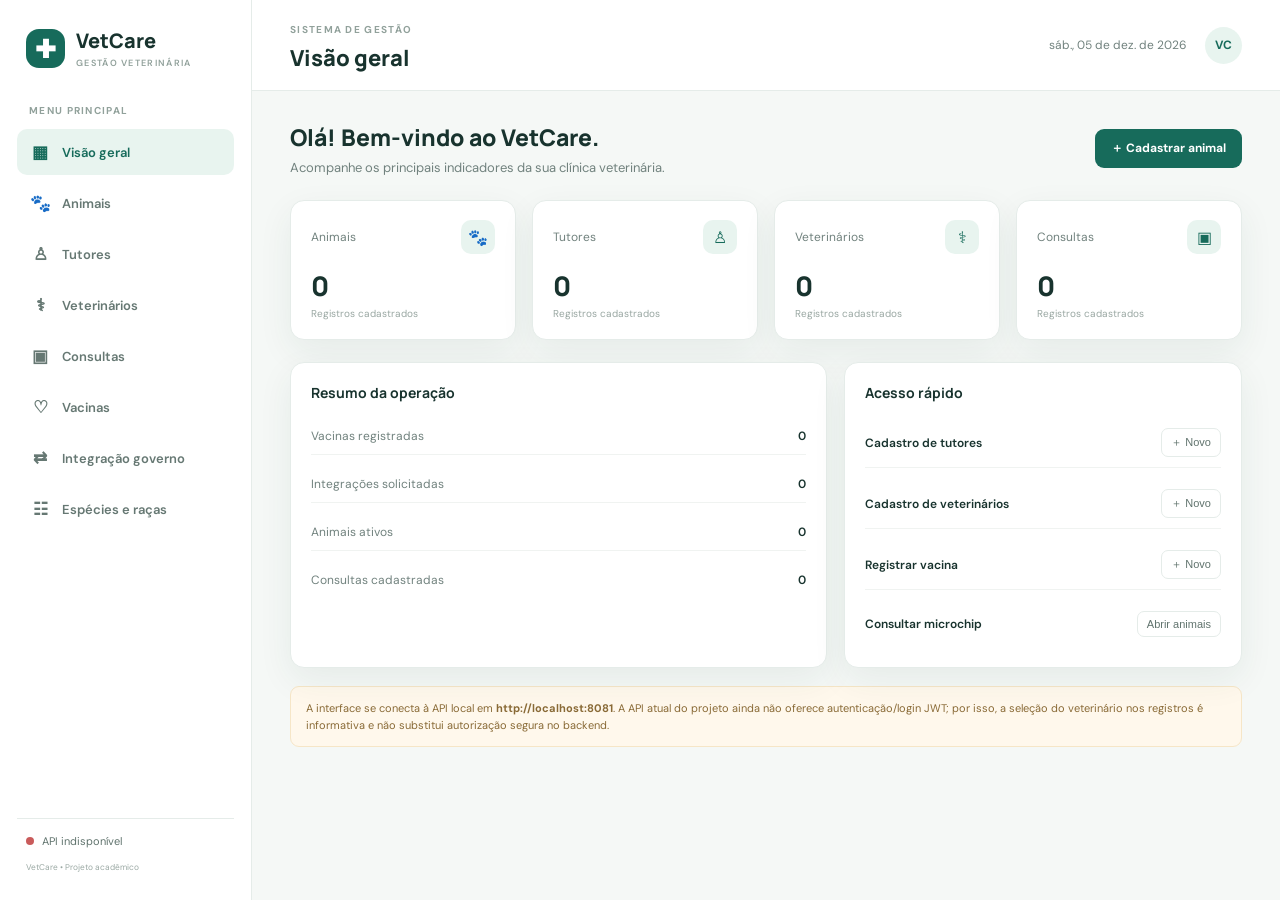
<file: front end/VetCare-Sistema/index.html>
<!DOCTYPE html>
<html lang="pt-BR">
<head>
  <meta charset="UTF-8"><meta name="viewport" content="width=device-width, initial-scale=1.0">
  <meta name="theme-color" content="#176b5b"><title>VetCare | Gestão Veterinária</title>
  <link rel="preconnect" href="https://fonts.googleapis.com"><link rel="preconnect" href="https://fonts.gstatic.com" crossorigin>
  <link href="https://fonts.googleapis.com/css2?family=DM+Sans:wght@400;500;600;700&family=Manrope:wght@500;600;700;800&display=swap" rel="stylesheet">
  <link rel="stylesheet" href="styles.css">
</head>
<body>
<div class="app-shell">
  <aside class="sidebar" id="sidebar">
    <a class="brand" href="#inicio"><span class="brand-mark">✚</span><span>VetCare<small>GESTÃO VETERINÁRIA</small></span></a>
    <div class="side-label">MENU PRINCIPAL</div>
    <nav id="navigation">
      <button class="nav-item active" data-page="inicio"><span>▦</span> Visão geral</button>
      <button class="nav-item" data-page="animais"><span>🐾</span> Animais</button>
      <button class="nav-item" data-page="tutores"><span>♙</span> Tutores</button>
      <button class="nav-item" data-page="veterinarios"><span>⚕</span> Veterinários</button>
      <button class="nav-item" data-page="consultas"><span>▣</span> Consultas</button>
      <button class="nav-item" data-page="vacinas"><span>♡</span> Vacinas</button>
      <button class="nav-item" data-page="integracoes"><span>⇄</span> Integração governo</button>
      <button class="nav-item" data-page="cadastros"><span>☷</span> Espécies e raças</button>
    </nav>
    <div class="sidebar-bottom"><div class="api-indicator"><i id="apiDot"></i><span id="apiStatus">Verificando API...</span></div><small>VetCare • Projeto acadêmico</small></div>
  </aside>
  <main class="main-area">
    <header class="topbar"><button class="mobile-menu" id="mobileMenu">☰</button><div><span class="eyebrow">SISTEMA DE GESTÃO</span><h1 id="pageTitle">Visão geral</h1></div><div class="top-actions"><span class="today" id="todayLabel"></span><div class="avatar">VC</div></div></header>
    <section class="content" id="pageContent"><div class="loading">Carregando dados...</div></section>
  </main>
</div>
<div class="toast-region" id="toastRegion" aria-live="polite"></div>
<dialog id="formDialog" class="modal"><form id="entityForm" method="dialog"><div class="modal-head"><div><span class="eyebrow" id="modalEyebrow">CADASTRO</span><h2 id="modalTitle">Novo registro</h2></div><button type="button" class="icon-button" id="closeModal">✕</button></div><div id="modalFields" class="form-grid"></div><div class="modal-actions"><button type="button" class="btn btn-light" id="cancelModal">Cancelar</button><button type="submit" class="btn btn-primary" id="saveButton">Salvar registro</button></div></form></dialog>
<dialog id="historyDialog" class="modal"><div class="modal-head"><div><span class="eyebrow">RASTREABILIDADE</span><h2>Histórico de microchip</h2></div><button class="icon-button" id="closeHistory">✕</button></div><div id="historyContent"></div></dialog>
<script src="app.js"></script>
</body></html>
</file>
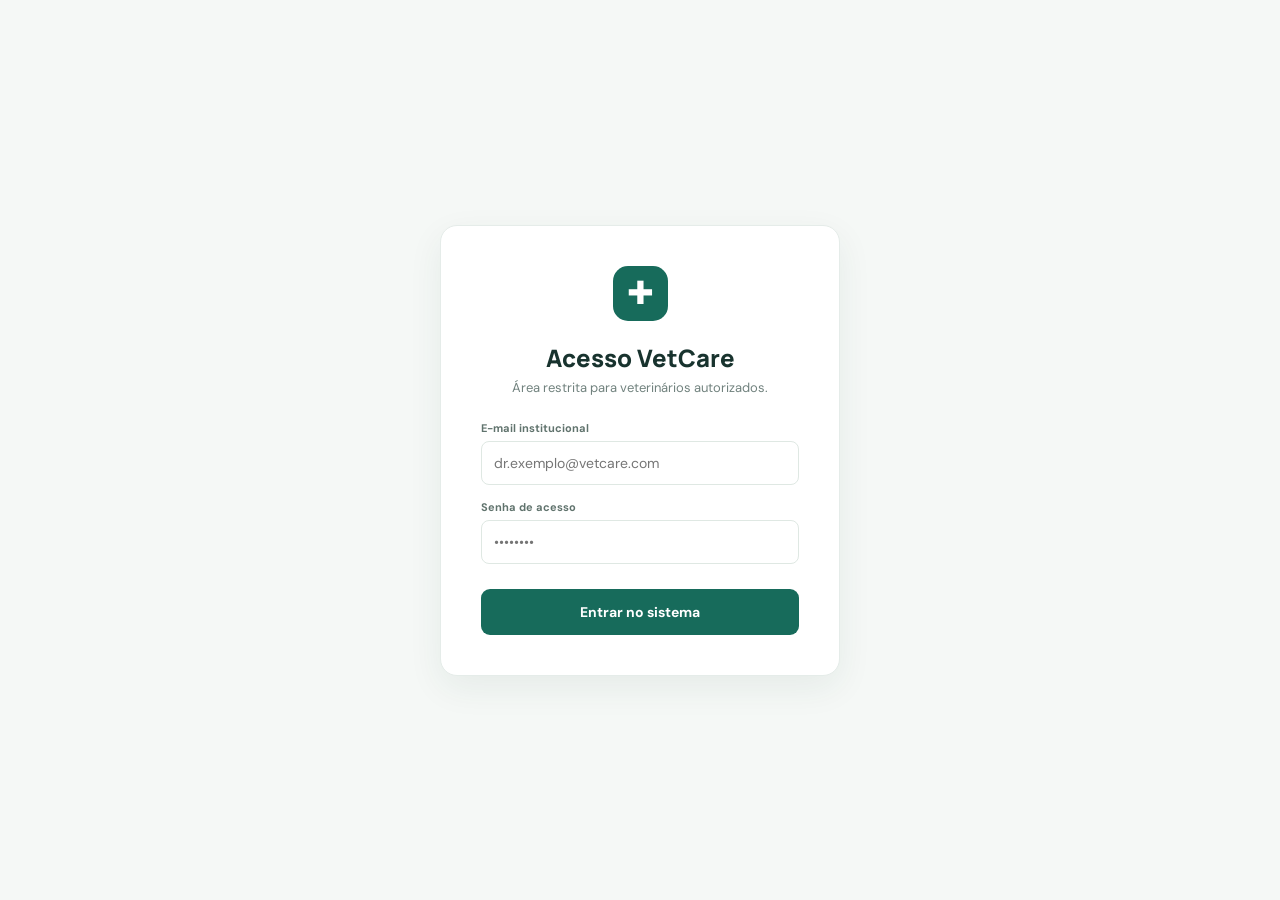
<file: front end/login.html>
<!DOCTYPE html>
<html lang="pt-BR">
<head>
  <meta charset="UTF-8">
  <meta name="viewport" content="width=device-width, initial-scale=1.0">
  <title>Login | VetCare</title>
  <link rel="preconnect" href="https://fonts.googleapis.com">
  <link rel="preconnect" href="https://fonts.gstatic.com" crossorigin>
  <link href="https://fonts.googleapis.com/css2?family=DM+Sans:wght@400;500;600;700&family=Manrope:wght@500;600;700;800&display=swap" rel="stylesheet">
  <style>
    :root {
      --green: #176b5b; --green2: #218675; --mint: #e8f4ef; --ink: #18332e;
      --line: #e5ece9; --bg: #f5f8f6; --shadow: 0 12px 35px rgba(29,69,58,.07);
    }
    * { box-sizing: border-box; }
    body {
      margin: 0; background: var(--bg); color: var(--ink);
      font-family: 'DM Sans', sans-serif;
      display: grid; place-items: center; min-height: 100vh;
    }
    .login-card {
      background: #fff; border: 1px solid var(--line);
      border-radius: 17px; padding: 40px; width: min(400px, calc(100% - 40px));
      box-shadow: var(--shadow); text-align: center;
    }
    .brand-mark {
      width: 55px; height: 55px; border-radius: 15px; background: var(--green);
      color: white; display: inline-grid; place-items: center; font-size: 32px;
      margin-bottom: 20px;
    }
    h1 { font: 800 24px Manrope; margin: 0 0 5px; }
    p { color: #71827e; font-size: 13px; margin: 0 0 25px; }
    
    .field { display: flex; flex-direction: column; gap: 6px; text-align: left; margin-bottom: 15px; }
    .field label { font-size: 11px; font-weight: 700; color: #60736d; }
    .field input {
      padding: 12px; border: 1px solid #dfe8e3; border-radius: 8px;
      background: #fff; font: 14px 'DM Sans'; color: var(--ink); outline: none;
    }
    .field input:focus { border-color: #74ad9e; box-shadow: 0 0 0 3px #e8f4ef; }
    
    .btn {
      width: 100%; border: 0; border-radius: 9px; padding: 14px;
      font: 700 14px 'DM Sans'; cursor: pointer; background: var(--green);
      color: white; margin-top: 10px; transition: 0.2s;
    }
    .btn:hover { background: #105849; transform: translateY(-1px); }
    .btn:disabled { background: #a9c9be; cursor: not-allowed; }
    
    .error-msg {
      color: #c95b5b; background: #fff0ef; padding: 10px; border-radius: 8px;
      font-size: 12px; font-weight: 600; margin-bottom: 15px; display: none;
    }
  </style>
</head>
<body>

  <div class="login-card">
    <div class="brand-mark">✚</div>
    <h1>Acesso VetCare</h1>
    <p>Área restrita para veterinários autorizados.</p>

    <div id="errorBox" class="error-msg"></div>

    <form id="loginForm">
      <div class="field">
        <label>E-mail institucional</label>
        <input type="email" id="email" required placeholder="dr.exemplo@vetcare.com">
      </div>
      <div class="field">
        <label>Senha de acesso</label>
        <input type="password" id="senha" required placeholder="••••••••">
      </div>
      <button type="submit" class="btn" id="loginBtn">Entrar no sistema</button>
    </form>
  </div>

  <script>
    const API_BASE = 'http://localhost:8081'; // Sua porta atual da Clínica

    document.getElementById('loginForm').addEventListener('submit', async (e) => {
      e.preventDefault();
      
      const email = document.getElementById('email').value;
      const senha = document.getElementById('senha').value;
      const btn = document.getElementById('loginBtn');
      const errorBox = document.getElementById('errorBox');
      
      btn.disabled = true;
      btn.textContent = 'Autenticando...';
      errorBox.style.display = 'none';

      try {
        const response = await fetch(`${API_BASE}/api/auth/login`, {
          method: 'POST',
          headers: { 'Content-Type': 'application/json' },
          body: JSON.stringify({ email, senha })
        });

        if (!response.ok) {
          throw new Error('E-mail ou senha incorretos, ou veterinário inativo.');
        }

        const data = await response.json();
        
        localStorage.setItem('vetcare_user', JSON.stringify(data));

        window.location.href = 'index.html';
        
      } catch (err) {
        errorBox.textContent = err.message;
        errorBox.style.display = 'block';
      } finally {
        btn.disabled = false;
        btn.textContent = 'Entrar no sistema';
      }
    });
  </script>
</body>
</html>
</file>
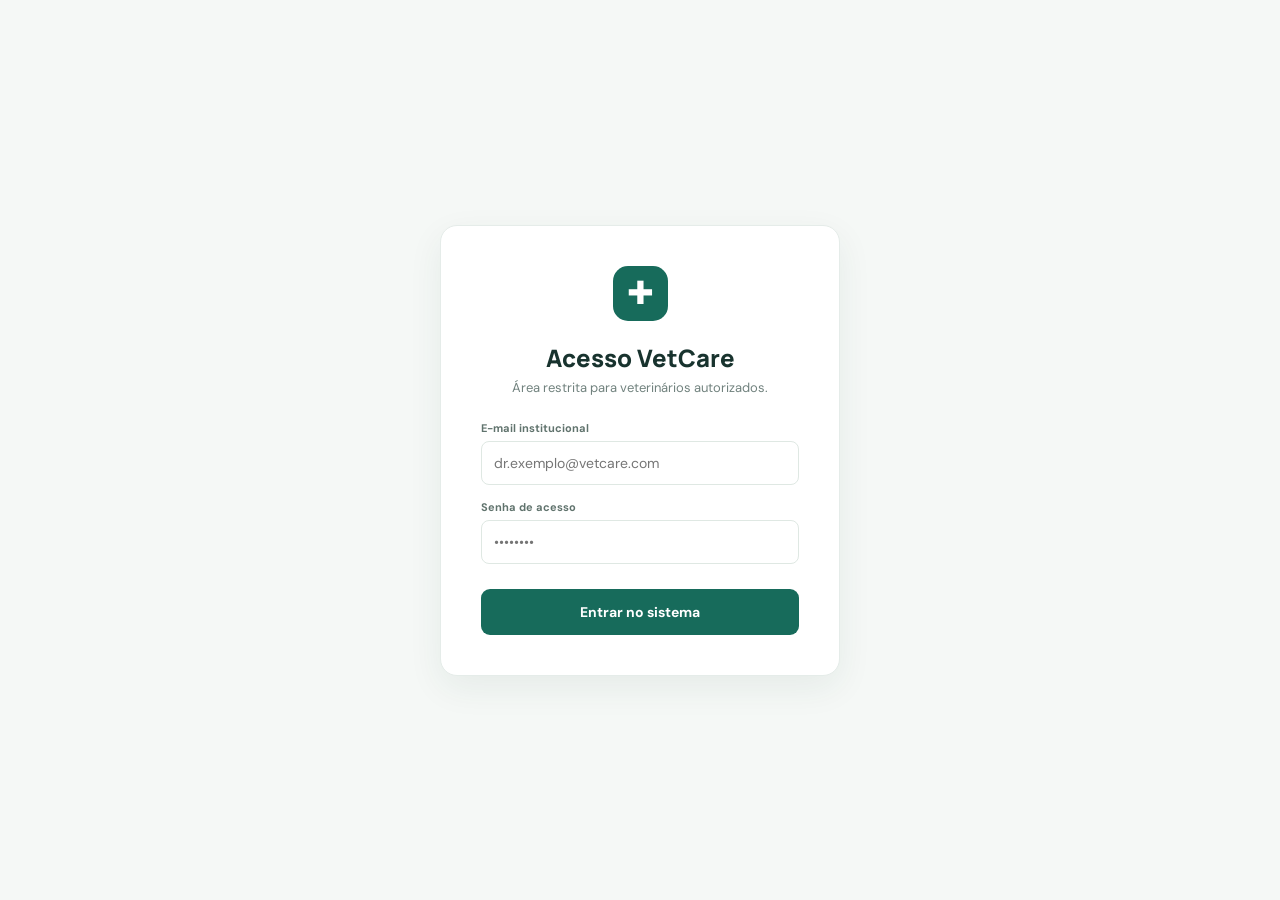
<file: front end/VetCare-Sistema/login.html>
<!DOCTYPE html>
<html lang="pt-BR">
<head>
  <meta charset="UTF-8">
  <meta name="viewport" content="width=device-width, initial-scale=1.0">
  <title>Login | VetCare</title>
  <link rel="preconnect" href="https://fonts.googleapis.com">
  <link rel="preconnect" href="https://fonts.gstatic.com" crossorigin>
  <link href="https://fonts.googleapis.com/css2?family=DM+Sans:wght@400;500;600;700&family=Manrope:wght@500;600;700;800&display=swap" rel="stylesheet">
  <style>
    :root {
      --green: #176b5b; --green2: #218675; --mint: #e8f4ef; --ink: #18332e;
      --line: #e5ece9; --bg: #f5f8f6; --shadow: 0 12px 35px rgba(29,69,58,.07);
    }
    * { box-sizing: border-box; }
    body {
      margin: 0; background: var(--bg); color: var(--ink);
      font-family: 'DM Sans', sans-serif;
      display: grid; place-items: center; min-height: 100vh;
    }
    .login-card {
      background: #fff; border: 1px solid var(--line);
      border-radius: 17px; padding: 40px; width: min(400px, calc(100% - 40px));
      box-shadow: var(--shadow); text-align: center;
    }
    .brand-mark {
      width: 55px; height: 55px; border-radius: 15px; background: var(--green);
      color: white; display: inline-grid; place-items: center; font-size: 32px;
      margin-bottom: 20px;
    }
    h1 { font: 800 24px Manrope; margin: 0 0 5px; }
    p { color: #71827e; font-size: 13px; margin: 0 0 25px; }
    
    .field { display: flex; flex-direction: column; gap: 6px; text-align: left; margin-bottom: 15px; }
    .field label { font-size: 11px; font-weight: 700; color: #60736d; }
    .field input {
      padding: 12px; border: 1px solid #dfe8e3; border-radius: 8px;
      background: #fff; font: 14px 'DM Sans'; color: var(--ink); outline: none;
    }
    .field input:focus { border-color: #74ad9e; box-shadow: 0 0 0 3px #e8f4ef; }
    
    .btn {
      width: 100%; border: 0; border-radius: 9px; padding: 14px;
      font: 700 14px 'DM Sans'; cursor: pointer; background: var(--green);
      color: white; margin-top: 10px; transition: 0.2s;
    }
    .btn:hover { background: #105849; transform: translateY(-1px); }
    .btn:disabled { background: #a9c9be; cursor: not-allowed; }
    
    .error-msg {
      color: #c95b5b; background: #fff0ef; padding: 10px; border-radius: 8px;
      font-size: 12px; font-weight: 600; margin-bottom: 15px; display: none;
    }
  </style>
</head>
<body>

  <div class="login-card">
    <div class="brand-mark">✚</div>
    <h1>Acesso VetCare</h1>
    <p>Área restrita para veterinários autorizados.</p>

    <div id="errorBox" class="error-msg"></div>

    <form id="loginForm">
      <div class="field">
        <label>E-mail institucional</label>
        <input type="email" id="email" required placeholder="dr.exemplo@vetcare.com">
      </div>
      <div class="field">
        <label>Senha de acesso</label>
        <input type="password" id="senha" required placeholder="••••••••">
      </div>
      <button type="submit" class="btn" id="loginBtn">Entrar no sistema</button>
    </form>
  </div>

  <script>
    const API_BASE = 'http://localhost:8081';

    document.getElementById('loginForm').addEventListener('submit', async (e) => {
      e.preventDefault();
      
      const email = document.getElementById('email').value;
      const senha = document.getElementById('senha').value;
      const btn = document.getElementById('loginBtn');
      const errorBox = document.getElementById('errorBox');
      
      btn.disabled = true;
      btn.textContent = 'Autenticando...';
      errorBox.style.display = 'none';

      try {
        const response = await fetch(`${API_BASE}/api/veterinarios/login`, {
          method: 'POST',
          headers: { 'Content-Type': 'application/json' },
          body: JSON.stringify({ email, senha })
        });

        if (!response.ok) {
          throw new Error('E-mail ou senha incorretos, ou veterinário inativo.');
        }

        const data = await response.json();
        
        localStorage.setItem('vetcare_user', JSON.stringify(data));

        window.location.href = 'index.html';
        
      } catch (err) {
        errorBox.textContent = err.message;
        errorBox.style.display = 'block';
      } finally {
        btn.disabled = false;
        btn.textContent = 'Entrar no sistema';
      }
    });
  </script>
</body>
</html>
</file>
<file: front end/VetCare-Sistema/styles.css>
:root{--green:#176b5b;--green2:#218675;--mint:#e8f4ef;--ink:#18332e;--muted:#71827e;--line:#e5ece9;--bg:#f5f8f6;--white:#fff;--orange:#e5a34b;--red:#c95b5b;--shadow:0 12px 35px rgba(29,69,58,.07)}*{box-sizing:border-box}body{margin:0;background:var(--bg);color:var(--ink);font-family:'DM Sans',sans-serif}.app-shell{min-height:100vh}.sidebar{width:252px;background:#fff;border-right:1px solid var(--line);position:fixed;inset:0 auto 0 0;padding:27px 17px;display:flex;flex-direction:column;z-index:5}.brand{display:flex;align-items:center;gap:11px;padding:0 9px 35px;text-decoration:none;color:var(--ink);font:800 20px Manrope,sans-serif}.brand-mark{width:39px;height:39px;border-radius:13px;background:var(--green);color:white;display:grid;place-items:center;font-size:25px}.brand small{display:block;font:600 9px 'DM Sans';letter-spacing:1.3px;color:#91a19b;margin-top:3px}.side-label,.eyebrow{font-size:10px;font-weight:700;letter-spacing:1.3px;color:#91a19b}.side-label{padding:0 12px 12px}.sidebar nav{display:grid;gap:5px}.nav-item{border:0;background:transparent;text-align:left;padding:12px 13px;border-radius:10px;color:#667873;font:600 13px 'DM Sans';cursor:pointer;display:flex;gap:12px;align-items:center}.nav-item span{font-size:17px;width:20px;text-align:center}.nav-item:hover,.nav-item.active{background:var(--mint);color:var(--green)}.sidebar-bottom{margin-top:auto;padding:15px 9px 0;border-top:1px solid var(--line);color:#9aa8a3;font-size:10px}.api-indicator{display:flex;align-items:center;gap:8px;color:#60736d;font-size:11px;margin-bottom:12px}.api-indicator i{width:8px;height:8px;border-radius:50%;background:var(--orange)}.api-indicator i.online{background:#2aa47e}.api-indicator i.offline{background:var(--red)}.main-area{margin-left:252px;min-height:100vh}.topbar{height:91px;background:#fff;border-bottom:1px solid var(--line);display:flex;align-items:center;justify-content:space-between;padding:0 38px;position:sticky;top:0;z-index:3}.topbar h1{font:800 22px Manrope;margin:5px 0 0}.top-actions{display:flex;align-items:center;gap:18px}.today{font-size:12px;color:var(--muted)}.avatar{width:37px;height:37px;border-radius:50%;background:var(--mint);color:var(--green);display:grid;place-items:center;font-weight:700;font-size:12px}.mobile-menu{display:none}.content{padding:30px 38px 55px;max-width:1500px;margin:auto}.welcome{display:flex;justify-content:space-between;align-items:center;margin-bottom:24px}.welcome h2{font:800 23px Manrope;margin:0 0 6px}.welcome p{margin:0;color:var(--muted);font-size:13px}.btn{border:0;border-radius:9px;padding:11px 16px;font:700 12px 'DM Sans';cursor:pointer;transition:.2s}.btn:hover{transform:translateY(-1px)}.btn-primary{background:var(--green);color:white}.btn-primary:hover{background:#105849}.btn-light{background:#f0f5f2;color:#587069}.btn-danger{background:#fff0ef;color:var(--red)}.stats-grid{display:grid;grid-template-columns:repeat(4,1fr);gap:16px;margin-bottom:22px}.stat-card,.panel,.table-card{background:#fff;border:1px solid var(--line);border-radius:14px;box-shadow:var(--shadow)}.stat-card{padding:19px 20px}.stat-top{display:flex;justify-content:space-between;align-items:center;color:var(--muted);font-size:12px}.stat-icon{width:34px;height:34px;border-radius:10px;background:var(--mint);display:grid;place-items:center;color:var(--green);font-size:16px}.stat-value{font:800 27px Manrope;margin:13px 0 3px}.stat-note{font-size:10px;color:#99a7a2}.dashboard-grid{display:grid;grid-template-columns:1.35fr 1fr;gap:17px}.panel{padding:20px}.panel h3{font:700 14px Manrope;margin:0 0 16px}.quick-list{display:grid;gap:11px}.quick-row{display:flex;align-items:center;justify-content:space-between;padding:10px 0;border-bottom:1px solid #f0f3f1;font-size:12px}.quick-row:last-child{border:0}.quick-row strong{font-weight:600}.muted{color:var(--muted)}.page-toolbar{display:flex;justify-content:space-between;gap:14px;align-items:center;margin-bottom:17px}.page-toolbar h2{font:800 21px Manrope;margin:0}.search-box{width:min(310px,100%);border:1px solid var(--line);border-radius:9px;padding:10px 13px;font:12px 'DM Sans';outline:none;background:#fff}.search-box:focus,input:focus,select:focus,textarea:focus{border-color:#74ad9e;box-shadow:0 0 0 3px #e8f4ef}.table-card{overflow:hidden}.table-wrap{overflow:auto}table{width:100%;border-collapse:collapse;min-width:650px}th{text-align:left;background:#f9fbfa;color:#82928c;font-size:10px;letter-spacing:.7px;text-transform:uppercase;padding:14px 17px;font-weight:700}td{padding:14px 17px;border-top:1px solid #edf1ef;font-size:12px;color:#52645e}td strong{color:var(--ink);font-weight:700}.actions{display:flex;gap:6px}.table-action{border:1px solid var(--line);background:white;border-radius:7px;padding:6px 9px;color:#60736d;font-size:11px;cursor:pointer}.table-action:hover{border-color:#a9c9be;color:var(--green)}.badge{display:inline-block;border-radius:30px;padding:5px 9px;font-size:10px;font-weight:700;background:#edf5f1;color:#26735e}.badge.warn{background:#fff5e6;color:#a66d19}.badge.danger{background:#fff0ef;color:#b54e4e}.empty{padding:38px;text-align:center;color:#91a09a;font-size:13px}.form-grid{display:grid;grid-template-columns:repeat(2,minmax(0,1fr));gap:14px}.field{display:flex;flex-direction:column;gap:6px;min-width:0}.field.full{grid-column:1/-1}.field label{font-size:11px;font-weight:700;color:#60736d}.field input,.field select,.field textarea{width:100%;padding:10px 11px;border:1px solid #dfe8e3;border-radius:8px;background:#fff;font:12px 'DM Sans';color:var(--ink);outline:none}.field textarea{min-height:75px;resize:vertical}.field small{font-size:10px;color:#91a09a}.modal{border:0;border-radius:17px;padding:25px;width:min(690px,calc(100% - 28px));max-height:90vh;overflow:auto;box-shadow:0 25px 80px #102c2440}.modal::backdrop{background:#102b25a6;backdrop-filter:blur(3px)}.modal-head{display:flex;justify-content:space-between;align-items:flex-start;margin-bottom:22px}.modal-head h2{font:800 21px Manrope;margin:5px 0 0}.icon-button{border:0;background:#f1f5f3;border-radius:8px;width:32px;height:32px;cursor:pointer;color:#60736d}.modal-actions{display:flex;justify-content:flex-end;gap:9px;margin-top:24px}.notice{padding:13px 15px;background:#f0f7f3;border:1px solid #dceee4;border-radius:9px;color:#4b6c5f;font-size:11px;line-height:1.5;margin:0 0 17px}.notice.warning{background:#fff8ec;border-color:#f6e6c7;color:#896a36}.history-item{padding:14px 0;border-bottom:1px solid var(--line);display:flex;justify-content:space-between;gap:12px;font-size:12px}.history-item:last-child{border:0}.toast-region{position:fixed;right:22px;bottom:22px;display:grid;gap:9px;z-index:20}.toast{background:#183d34;color:white;padding:13px 17px;border-radius:10px;box-shadow:var(--shadow);font-size:12px;max-width:340px}.toast.error{background:#9f4141}.loading{padding:40px;text-align:center;color:var(--muted)}.integration-card{padding:14px;border:1px solid var(--line);border-radius:10px;margin:9px 0;font-size:12px;display:flex;justify-content:space-between;gap:15px;align-items:center}.integration-actions{display:flex;gap:8px;flex-wrap:wrap}.empty-state{text-align:center;padding:40px 15px;color:var(--muted)}@media(max-width:1050px){.stats-grid{grid-template-columns:repeat(2,1fr)}.content{padding:25px}.topbar{padding:0 25px}}@media(max-width:760px){.sidebar{transform:translateX(-100%);transition:.25s}.sidebar.open{transform:translateX(0);box-shadow:15px 0 40px #173b3030}.main-area{margin-left:0}.mobile-menu{display:block;border:0;background:#f0f5f2;border-radius:8px;padding:9px 11px;color:var(--green);cursor:pointer}.topbar{height:78px;padding:0 16px;gap:12px}.topbar>div:nth-child(2){margin-right:auto}.topbar h1{font-size:18px}.today{display:none}.content{padding:22px 15px}.welcome{align-items:flex-start;gap:12px;flex-direction:column}.stats-grid{gap:10px}.stat-card{padding:15px}.stat-value{font-size:23px}.dashboard-grid{grid-template-columns:1fr}.page-toolbar{align-items:stretch;flex-direction:column}.search-box{width:100%}.form-grid{grid-template-columns:1fr}.field.full{grid-column:auto}.modal{padding:19px}.modal-head h2{font-size:18px}}
</file>
